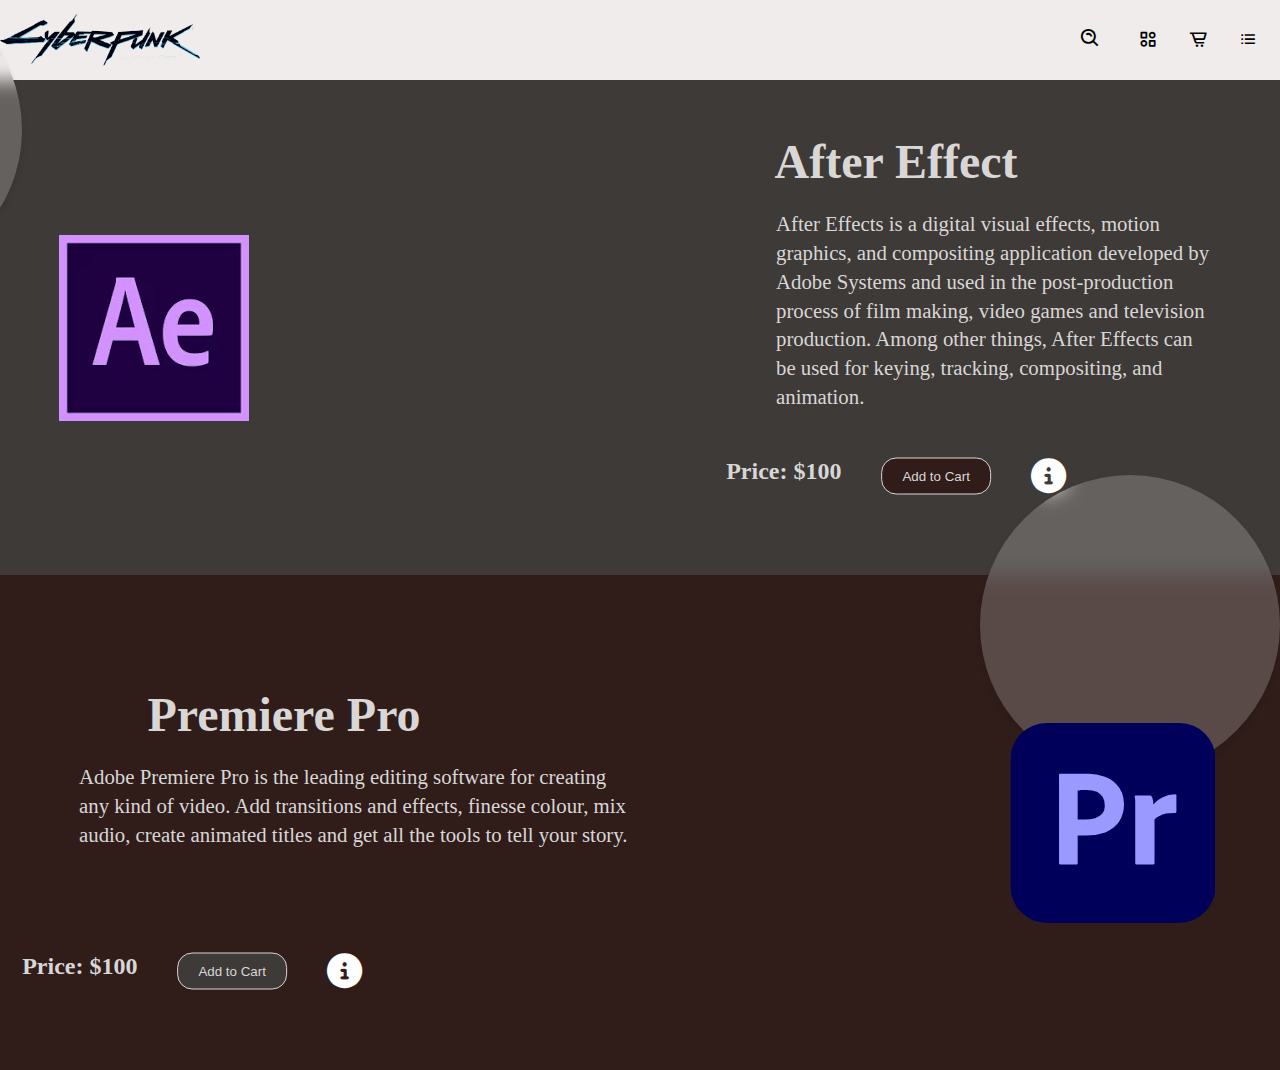
<file: index.html>
<!DOCTYPE html>
<html lang="en">
<head>
  <meta charset="UTF-8">
  <meta name="viewport" content="width=device-width, initial-scale=1.0">
  <link rel="stylesheet" href="style.css">
  <link href="https://unpkg.com/boxicons@2.1.4/css/boxicons.min.css" rel="stylesheet">
  <link rel="stylesheet" href="https://cdnjs.cloudflare.com/ajax/libs/font-awesome/6.7.2/css/all.min.css"
        integrity="sha512-Evv84Mr4kqVGRNSgIGL/F/aIDqQb7xQ2vcrdIwxfjThSH8CSR7PBEakCr51Ck+w+/U6swU2Im1vVX0SVk9ABhg=="
        crossorigin="anonymous" referrerpolicy="no-referrer" />
  <link rel="shortcut icon" href="./favicon.png" type="image/x-icon">
  <title>Cyberpunk</title>
</head>
<body>
<div class="main-container">
  <div class="head">
    <header>
        <img src="./logo-black.png" class="logo">
        <div id="grp">
          <ul id="nav">
              <li><a href="#"  class="bx bx-category-alt"></a></li>
              <li><a href="#" class="bx bx-cart-alt"></a></li>
              <li><a href="#" class="bx bx-list-ul"></a></li>
          </ul>
          <div id="srch">
              <span class="icon">
                  <i class="bx bx-search-alt srchbtn" style="color: rgb(0, 0, 0);"></i>
              </span>
          </div>
        </div>
        <div id="srchbx" >
          <input type="text" placeholder="search..." class="srchbx">
        </div>
    </header>
  </div>
  <div class="product-one">
    <div class="Circle"></div>
    <img src="./After-effect.webp" alt="" srcset="">
    
    <div class="product-Description">
      <h2>After Effect</h2>
      <p>After Effects is a digital visual effects, motion graphics, and compositing application developed by Adobe Systems and used in the post-production process of film making, video games and television production. Among other things, After Effects can be used for keying, tracking, compositing, and animation.</p>
    </div>
    <div class="product-Price">
      <h2>Price: $100</h2>
      <button class="btn">Add to Cart</button>
      <i class="fa-solid fa-circle-info"></i> 
    </div>
    <div class="line"></div>
    <div class="other-description">
      <h2>Twirl titles. Spin words. Roll credits.</h2>
      <p>Get text moving with animation. Start from scratch or use presets that make it simple — right inside the app.</p>
      <h2>Get animated.</h2>
      <p>Working with keyframes is one of the easiest ways to set anything in motion.</p>
      <h2>Drop audiences into the action.</h2>
      <p>Change a setting, add a moving object and make colour pop. Choose from hundreds of effects.</p>
    </div>
  </div>
  <div class="product-two">
    <div class="Circle-two"></div>
    <img src="./pr.svg" alt="" srcset="">
    <div class="product-Description">
      <h2>Premiere Pro</h2>
      <p>Adobe Premiere Pro is the leading editing software for creating any kind of video. Add transitions and effects, finesse colour, mix audio, create animated titles and get all the tools to tell your story.</p>
    </div>
    <div class="product-Price">
      <h2>Price: $100</h2>
      <button class="btn">Add to Cart</button>
      <i class="fa-solid fa-circle-info"></i> 
    </div>
    <div class="line" style="border: 3px solid #3E3A37;"></div>
    <div class="other-description-two">
      <h2>Get more precision and control with advanced editing tools.</h2>
      <p>Ripple and roll to find the perfect timing, stack footage for multi-camera sequences, customise animated titles and more. Or use AI for Text-Based Editing to easily refine, reorder and trim clips.</p>
      <h2>Speed up your workflow with AI features.</h2>
      <p>Spend less time on tedious tasks by using AI-powered features to automatically create transcripts and captions, clean up dialogue or match colours in different clips. Plus, use the new Adobe Firefly Video Model in Adobe Premiere Pro (beta) to easily extend clips.</p>
    </div>
  </div>
</div>
<script src="./scrip.js"></script>
</body>
</html>
</file>
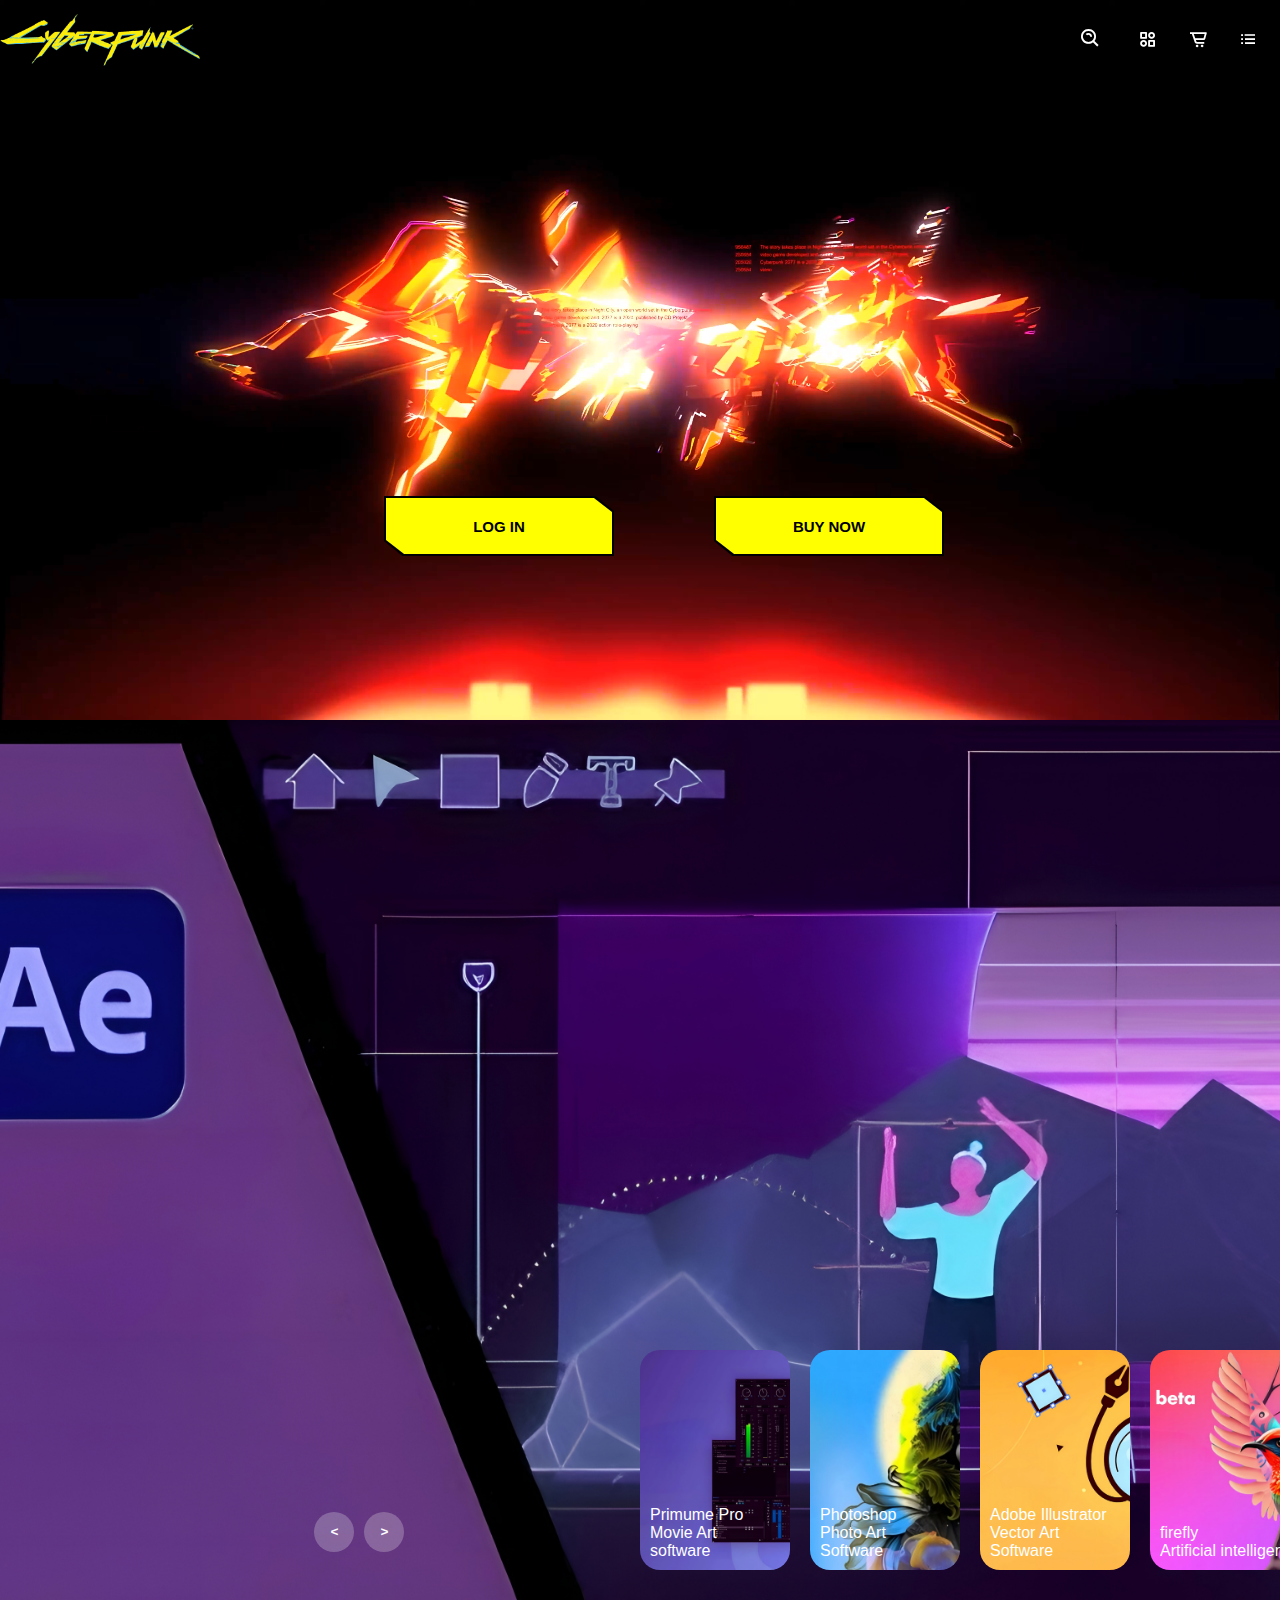
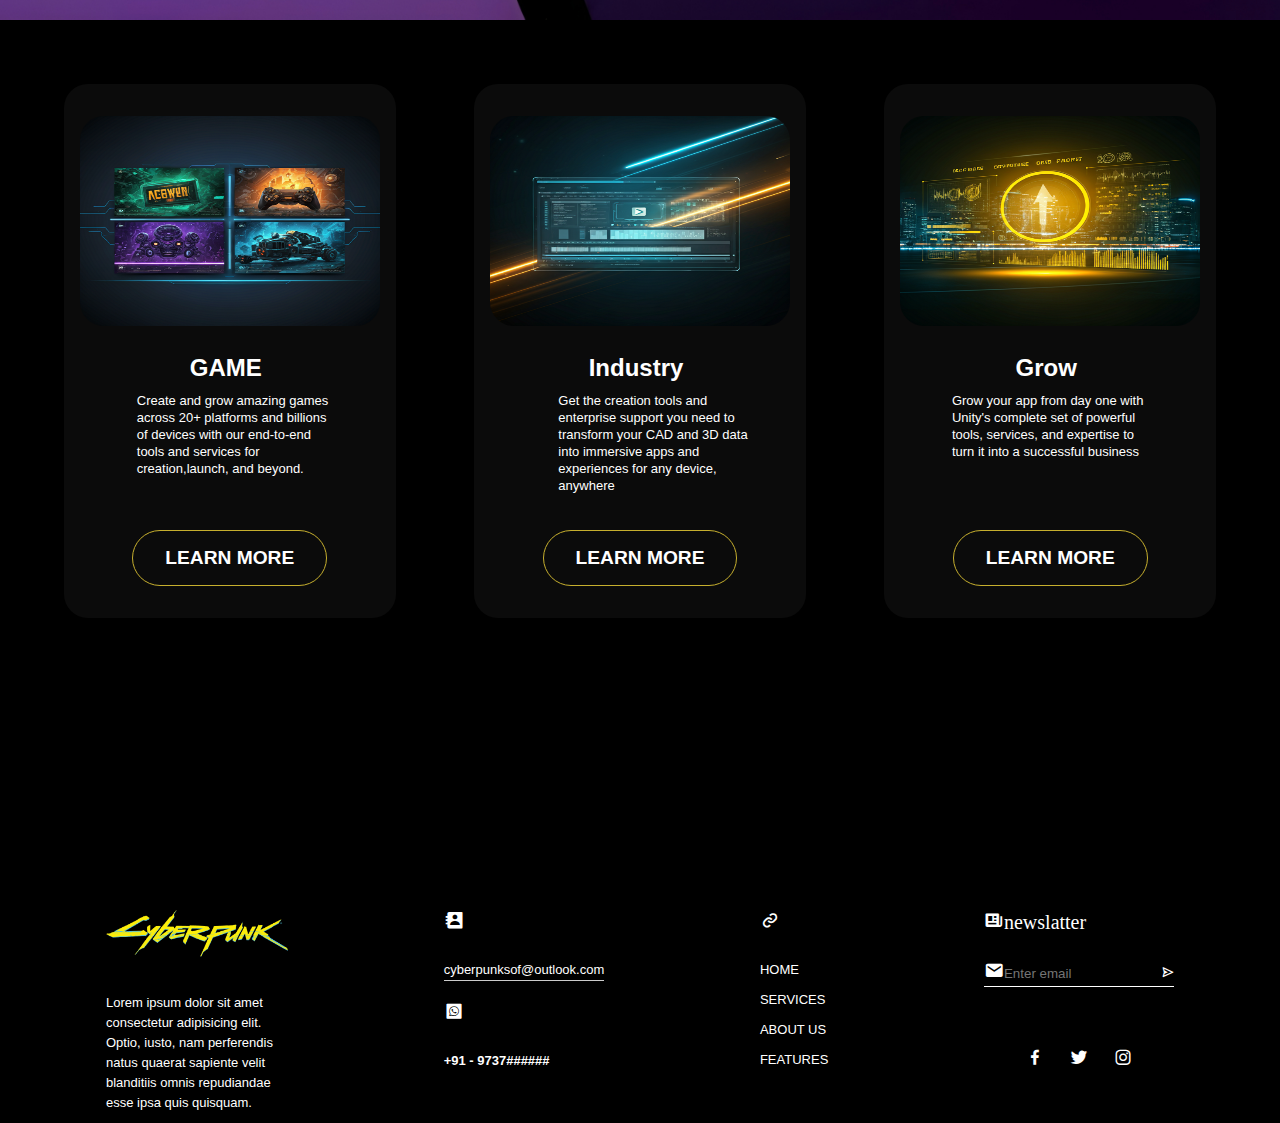
<file: newh.html>
<!DOCTYPE html>
<html lang="en">

<head>
    <meta charset="UTF-8">
    <meta name="viewport" content="width=device-width, initial-scale=1.0">
    <link rel="stylesheet" href="newh.css">
    <link href="https://unpkg.com/boxicons@2.1.4/css/boxicons.min.css" rel="stylesheet">
    <link rel="shortcut icon" href="./favicon.png" type="image/x-icon">
    <link rel="stylesheet" href="https://cdnjs.cloudflare.com/ajax/libs/font-awesome/6.7.2/css/all.min.css"
        integrity="sha512-Evv84Mr4kqVGRNSgIGL/F/aIDqQb7xQ2vcrdIwxfjThSH8CSR7PBEakCr51Ck+w+/U6swU2Im1vVX0SVk9ABhg=="
        crossorigin="anonymous" referrerpolicy="no-referrer" />
    <title>Cyberpunk</title>
</head>

<body>
    <div class="main-box">
        <div class="first-page">
            <div class="first-bg">
                <video src="./cyberpunk-2077-logo.3840x2160.mp4" loop autoplay muted height="700vh"
                    ></video>
            </div>
            <header>
                <img src="logo.png">
                <div id="grp">
                    <ul id="nav">
                        <li><a href="#"  class="bx bx-category-alt"></a></li>
                        <li><a href="#" class="bx bx-cart-alt"></a></li>
                        <li><a href="#" class="bx bx-list-ul"></a></li>
                    </ul>
                    <div id="srch">
                        <span class="icon">
                            <i class="bx bx-search-alt srchbtn" style="color: white;"></i>
                        </span>
                    </div>
                </div>
                <div id="srchbx" >
                    <input type="text" placeholder="search..." class="srchbx">
                </div>
            </header>
        </div>
        <div class="first-button">
            <a href="./login.html">
            <button id="hbtn">
                <span id="btn_con">Log in</span>
            </button>
        </a>
            <div class="button-secondbox">
               <a href="./index.html"> <button id="hbtn">
                    <span id="btn_con">Buy Now</span>
                </button>
            </a>
            </div>
        </div>
    </div>

    <!-- secondpage -->

    <!-- carousel -->
    <div class="carousel">
        <!-- list item -->
        <div class="list">
            <div class="item">
                <img src="Ae.jpg">
                <div class="content">
                    <div class="author">ADOBE</div>
                    <div class="title">After Effect</div>
                    <div class="topic">VFX</div>
                    <div class="des">
                        After Effect provides a short video editing tecnology where you can Add visual effects , Add 3D
                        models and many more.
                    </div>
                    <div class="buttons">
                        <button>SEE MORE</button>
                        <button>SUBSCRIBE</button>
                    </div>
                </div>
            </div>
            <div class="item">
                <img src="Pr.jpg">
                <div class="content">
                    <div class="author">ADOBE</div>
                    <div class="title">Primume Pro</div>
                    <div class="topic">Movie Editing</div>
                    <div class="des">
                        Lorem ipsum dolor, sit amet consectetur adipisicing elit. Ut sequi, rem magnam nesciunt minima
                        placeat, itaque eum neque officiis unde, eaque optio ratione aliquid assumenda facere ab et
                        quasi ducimus aut doloribus non numquam. Explicabo, laboriosam nisi reprehenderit tempora at
                        laborum natus unde. Ut, exercitationem eum aperiam illo illum laudantium?
                    </div>
                    <div class="buttons">
                        <button>SEE MORE</button>
                        <button>SUBSCRIBE</button>
                    </div>
                </div>
            </div>
            <div class="item">
                <img src="Ps.jpg">
                <div class="content">
                    <div class="author">ADOBE</div>
                    <div class="title">Photoshop</div>
                    <div class="topic">Photo Editing</div>
                    <div class="des">
                        Lorem ipsum dolor, sit amet consectetur adipisicing elit. Ut sequi, rem magnam nesciunt minima
                        placeat, itaque eum neque officiis unde, eaque optio ratione aliquid assumenda facere ab et
                        quasi ducimus aut doloribus non numquam. Explicabo, laboriosam nisi reprehenderit tempora at
                        laborum natus unde. Ut, exercitationem eum aperiam illo illum laudantium?
                    </div>
                    <div class="buttons">
                        <button>SEE MORE</button>
                        <button>SUBSCRIBE</button>
                    </div>
                </div>
            </div>
            <div class="item">
                <img src="Ai.jpg">
                <div class="content">
                    <div class="author">ADOBE</div>
                    <div class="title">Adobe Illustrator</div>
                    <div class="topic">Vector Art</div>
                    <div class="des">
                        Lorem ipsum dolor, sit amet consectetur adipisicing elit. Ut sequi, rem magnam nesciunt minima
                        placeat, itaque eum neque officiis unde, eaque optio ratione aliquid assumenda facere ab et
                        quasi ducimus aut doloribus non numquam. Explicabo, laboriosam nisi reprehenderit tempora at
                        laborum natus unde. Ut, exercitationem eum aperiam illo illum laudantium?
                    </div>
                    <div class="buttons">
                        <button>SEE MORE</button>
                        <button>SUBSCRIBE</button>
                    </div>
                </div>
            </div>
            <div class="item">
                <img src="firefly.jpg">
                <div class="content">
                    <div class="author">ADOBE</div>
                    <div class="title">Adobe firefly</div>
                    <div class="topic">Artificial intelligent</div>
                    <div class="des">
                        Lorem ipsum dolor, sit amet consectetur adipisicing elit. Ut sequi, rem magnam nesciunt minima
                        placeat, itaque eum neque officiis unde, eaque optio ratione aliquid assumenda facere ab et
                        quasi ducimus aut doloribus non numquam. Explicabo, laboriosam nisi reprehenderit tempora at
                        laborum natus unde. Ut, exercitationem eum aperiam illo illum laudantium?
                    </div>
                    <div class="buttons">
                        <button>SEE MORE</button>
                        <button>SUBSCRIBE</button>
                    </div>
                </div>
            </div>
            <div class="item">
                <img src="Lr.jpg">
                <div class="content">
                    <div class="author">ADOBE</div>
                    <div class="title">Lightroom</div>
                    <div class="topic">color Art</div>
                    <div class="des">
                        Lorem ipsum dolor, sit amet consectetur adipisicing elit. Ut sequi, rem magnam nesciunt minima
                        placeat, itaque eum neque officiis unde, eaque optio ratione aliquid assumenda facere ab et
                        quasi ducimus aut doloribus non numquam. Explicabo, laboriosam nisi reprehenderit tempora at
                        laborum natus unde. Ut, exercitationem eum aperiam illo illum laudantium?
                    </div>
                    <div class="buttons">
                        <button>SEE MORE</button>
                        <button>SUBSCRIBE</button>
                    </div>
                </div>
            </div>
            <div class="item">
                <img src="xd.jpg">
                <div class="content">
                    <div class="author">ADOBE</div>
                    <div class="title">design</div>
                    <div class="topic">Vector design</div>
                    <div class="des">
                        Lorem ipsum dolor, sit amet consectetur adipisicing elit. Ut sequi, rem magnam nesciunt minima
                        placeat, itaque eum neque officiis unde, eaque optio ratione aliquid assumenda facere ab et
                        quasi ducimus aut doloribus non numquam. Explicabo, laboriosam nisi reprehenderit tempora at
                        laborum natus unde. Ut, exercitationem eum aperiam illo illum laudantium?
                    </div>
                    <div class="buttons">
                        <button>SEE MORE</button>
                        <button>SUBSCRIBE</button>
                    </div>
                </div>
            </div>
        </div>
        <!-- list thumnail -->
        <div class="thumbnail">
            <div class="item">
                <img src="Ae.jpg">
                <div class="content">
                    <div class="title">
                        After Effect
                    </div>
                    <div class="description">
                        VFX Art Software
                    </div>
                </div>
            </div>
            <div class="item">
                <img src="Pr.jpg">
                <div class="content">
                    <div class="title">
                        Primume Pro
                    </div>
                    <div class="description">
                        Movie Art software
                    </div>
                </div>
            </div>
            <div class="item">
                <img src="Ps.jpg">
                <div class="content">
                    <div class="title">
                        Photoshop
                    </div>
                    <div class="description">
                        Photo Art Software
                    </div>
                </div>
            </div>
            <div class="item">
                <img src="Ai.jpg">
                <div class="content">
                    <div class="title">
                        Adobe Illustrator
                    </div>
                    <div class="description">
                        Vector Art Software
                    </div>
                </div>
            </div>
            <div class="item">
                <img src="firefly.jpg">
                <div class="content">
                    <div class="title">
                        firefly
                    </div>
                    <div class="description">
                        Artificial intelligent
                    </div>
                </div>
            </div>
            <div class="item">
                <img src="Lr.jpg">
                <div class="content">
                    <div class="title">
                        Lightroom
                    </div>
                    <div class="description">
                        color Software
                    </div>
                </div>
            </div>
            <div class="item">
                <img src="xd.jpg">
                <div class="content">
                    <div class="title">
                        Adobe Xd
                    </div>
                    <div class="description">
                        Vector design Software
                    </div>
                </div>
            </div>
        </div>
        <!-- next prev -->

        <div class="arrows">
            <button id="prev">
                <
            </button>
                    <button id="next">></button>
        </div>
        <!-- time running -->
        <div class="time"></div>
    </div>

    <!-- thirdpage -->
    <div class="third-page">
        <div class="third-mainContaner">
            <div class="third-Container">
                <div class="third-img">
                    <img src="./one page.png" alt="">
                </div>
                <div class="third-info">
                    <h2>GAME</h2>
                    <p>Create and grow amazing games across 20+ platforms and billions of devices with our end-to-end
                        tools and services for creation,launch, and beyond.</p>
                </div>
                <input type="button" value="LEARN MORE">
            </div>
            <div class="third-Container">
                <div class="third-img">
                    <img src="./one page 2.png" alt="">
                </div>
                <div class="third-info">
                    <h2>Industry</h2>
                    <p>Get the creation tools and enterprise support you need to transform your CAD and 3D data into
                        immersive apps and experiences for any device, anywhere</p>
                </div>
                <input type="button" value="LEARN MORE">
            </div>
            <div class="third-Container">
                <div class="third-img">
                    <img src="./one page 3.png" alt="">
                </div>
                <div class="third-info">
                    <h2>Grow</h2>
                    <p>Grow your app from day one with Unity's complete set of powerful tools, services, and expertise
                        to turn it into a successful business</p>
                </div>
                <input type="button" value="LEARN MORE">
            </div>
        </div>
    </div>

    <!-- fourthpage -->

    <div class="fourpg"></div>
    <footer>
        <div id="row">
            <div class="col">
                <img src="logo.png" id="footerlogo">
                <p>Lorem ipsum dolor sit amet consectetur adipisicing elit. Optio, iusto, nam perferendis natus quaerat
                    sapiente velit blanditiis omnis repudiandae esse ipsa quis quisquam.</p>
            </div>
            <div class="col">
                <i class="bx bxs-contact"></i>
                <p id="emailid">cyberpunksof@outlook.com</p>
                <i class="bx bxl-whatsapp-square"></i>
                <h4>+91 - 9737######</h4>
            </div>
            <div class="col">
                <i class="bx bx-link"></i>
                <ul>
                    <li><a href="">HOME</a></li>
                    <li><a href="">SERVICES</a></li>
                    <li><a href="">ABOUT US</a></li>
                    <li><a href="">FEATURES</a></li>
                </ul>
            </div>
            <div class="col">
                <i class="bx bxs-news">newslatter</i>
                <form>
                    <i class="bx bxs-envelope"></i>
                    <input type="email" placeholder="Enter email" required>
                    <button class="bx bx-send"></button>
                </form>
                <div id="soicon">
                    <i class="bx bxl-facebook"></i>
                    <i class="bx bxl-twitter"></i>
                    <i class="bx bxl-instagram"></i>
                </div>
            </div>
        </div>
    </footer>
    </div>
    <script>
        //step 1: get DOM
        let nextDom = document.getElementById('next');
        let prevDom = document.getElementById('prev');

        let carouselDom = document.querySelector('.carousel');
        let SliderDom = carouselDom.querySelector('.carousel .list');
        let thumbnailBorderDom = document.querySelector('.carousel .thumbnail');
        let thumbnailItemsDom = thumbnailBorderDom.querySelectorAll('.item');
        let timeDom = document.querySelector('.carousel .time');

        thumbnailBorderDom.appendChild(thumbnailItemsDom[0]);
        let timeRunning = 3000;
        let timeAutoNext = 7000;

        nextDom.onclick = function () {
            showSlider('next');
        }

        prevDom.onclick = function () {
            showSlider('prev');
        }
        let runTimeOut;
        let runNextAuto = setTimeout(() => {
            next.click();
        }, timeAutoNext)
        function showSlider(type) {
            let SliderItemsDom = SliderDom.querySelectorAll('.carousel .list .item');
            let thumbnailItemsDom = document.querySelectorAll('.carousel .thumbnail .item');

            if (type === 'next') {
                SliderDom.appendChild(SliderItemsDom[0]);
                thumbnailBorderDom.appendChild(thumbnailItemsDom[0]);
                carouselDom.classList.add('next');
            } else {
                SliderDom.prepend(SliderItemsDom[SliderItemsDom.length - 1]);
                thumbnailBorderDom.prepend(thumbnailItemsDom[thumbnailItemsDom.length - 1]);
                carouselDom.classList.add('prev');
            }
            clearTimeout(runTimeOut);
            runTimeOut = setTimeout(() => {
                carouselDom.classList.remove('next');
                carouselDom.classList.remove('prev');
            }, timeRunning);

            clearTimeout(runNextAuto);
            runNextAuto = setTimeout(() => {
                next.click();
            }, timeAutoNext)
        }
        </script>
    <script src="newh.js"></script>
</body>

</html>
</file>
<file: style.css>
@import url(https://fonts.google.com);
*{
    margin: 0;
    padding: 0;
}
body{

    overflow-x:hidden;
}
.head{
    background-color:#EFECEB;
    height:80px;
}
header{
    position: absolute;
    top: 0;
    left: 0;
    width: 100%;
    background: transparent;
    height: 80px;
    display: flex;
    justify-content: space-between;
    align-items: center;
}
header img{
    width: 200px;
}
#grp{
    display: flex;
    align-items: center;

}
.first-button {
    position: absolute;
    display: flex;
    gap: 100PX;
    top: 31em;
    left: 30%;
}
header ul{
    position: relative;
    display: flex;
    gap: 30px;
}
header ul li{
    list-style: none;
}
header ul li a{
    position: relative;
    text-decoration: none;
    font-size: 20px;
    color: rgb(0, 0, 0);
}
header #srch{
    position: relative;
    display: flex;
    justify-content: center;
    align-items: center;
    font-size: 1.4em;
    z-index: 10;
    cursor: pointer;
    right: 8em;
}
#srchbx{
    position: absolute;
    right: 13%;
    height: 100%;
    width: 450px;
    display: flex;
    background: transparent;
    align-items: center;
    padding: 0 30px ;
    transition: 0.5s ease-in-out;
    color: rgb(0, 0, 0);
}
.srchbx{
    width: 100%;
    border: none;
    /* position: absolute; */
    visibility: hidden;
    /* left: 500px; */
    outline: none;
    height: 50px;
    font-size: 20px;
    background:transparent;
    /* color: #ffffff; */
    /* border-bottom: 1px solid rgb(255, 255, 255); */

}
.youtube{
    width: 100%;
    border: none;
    position: absolute;
    outline: none;
    height: 50px;
    font-size: 20px;
    background:transparent;
    color: #000000;
    border-bottom: 1px solid rgb(59, 59, 59);
    transition: 6s ease-in;
 }

                          /* product one */
.product-one{
    position: relative;
    background-color: #3E3A37;
    height: 55vh;
}
.line{
    position: absolute;
    top: 50%;
    left: 40%;
    border: 3px solid #301D1A;
    rotate: 90deg;
    width: 0;
    /* height: 0; */
    transition: width 0.5s ease;
    visibility: hidden;
    
}
.line.show {
    visibility: visible;
    width:400px; /* Adjust the height as needed */
  }
.product-one img{
    position: absolute;
    top: 50%;
    left: 12%;
    transform: translate(-50%, -50%);
    z-index: 1;
}
.product-Description{
    position: absolute;
    top: 37%;
    left: 50%;
    transform: translate(-10%, -50%);
    z-index: 1;
    color: #D9D6D6;
    text-align: center;
}
.product-Description h2{
    font-size: 3rem;
    line-height: 6rem;
}
.product-Description p{
    text-align: left;
    margin-left: 200px;
    line-height: 1.8rem;
    font-size: 1.3rem;
}
.product-Price{
    position: absolute;
    display: flex;
    gap: 40px;
    top: 80%;
    left: 70%;
    transform: translate(-50%, -50%);
    z-index: 1;
    color: #D9D6D6;
    text-align: center;
}
.product-Price .btn{
    background-color: #301D1A;
    color: #D9D6D6;
    padding: 10px 20px;
    border-radius: 15px;
    outline: none;
    border: 1px solid #D9D6D6;
}
.product-Price i{
    color: #ffff;
    font-size: 2.2rem;
}
.Circle{
    position: absolute;
    top: 10%;
    left: -10%;
    transform: translate(-50%, -50%);
    width: 300px;
    height: 300px;
    border-radius: 50%;
    background: rgba(255, 255, 255, 0.2);
    backdrop-filter: blur(10px);
    box-shadow: 0 4px 6px rgba(0, 0, 0, 0.1);
    z-index: 1;
}  
.other-description{
    color:#D9D6D6;
    position: absolute;
    top: 15%;
    left: 27%;
    width: 400px;
    visibility: hidden;
}
.other-description.show {
   visibility: visible; /* Show when the 'show' class is added */
  } 
.other-description h2{
    font-size: 1.5rem;
    font-weight: 800;
    line-height: 2.5rem;
}                    
                        /* product two  */
.product-two{
    position: relative;
    background-color: #301D1A;
    height: 55vh;
}
.product-two .product-Price{
    position: absolute;
    display: flex;
    gap: 40px;
    top: 80%;
    left: 15%;
}
.product-two .product-Description{
    position: absolute;
    top: 37%;
    left: 0%;
    transform: translate(-10%, -50%);
}
.product-two .product-Description p{
    width: 560px;
    margin-left: 150px;
    
}
.product-two .product-Description h2{
    /* position: absolute;
    left: 0; */
    margin-right:0px;
}
.product-two img{
    position: absolute;
    top: 50%;
    right: -3%;
    width: auto;
    height: 200px;
    transform: translate(-50%, -50%);
    z-index: 1;
}
.product-two .product-Price .btn{
    background-color: #3E3A37;
}
.Circle-two{
    position: absolute;
    top: 10%;
    right: -150px;
    transform: translate(-50%, -50%);
    width: 300px;
    height: 300px;
    border-radius: 50%;
    background: rgba(255, 255, 255, 0.2);
    backdrop-filter: blur(10px);
    box-shadow: 0 4px 6px rgba(0, 0, 0, 0.1);
    z-index: 1;
}
.other-description-two{
    color:#D9D6D6;
    position: absolute;
    top: 15%;
    left: 55%;
    width: 400px;
    visibility: hidden;
}
.other-description-two.show {
   visibility: visible; /* Show when the 'show' class is added */
  } 
.other-description-two h2{
    font-size: 1.5rem;
    font-weight: 800;
    line-height: 2.5rem;
}

/* Text Animation */
@keyframes textFadeIn {
    0% { opacity: 0; transform: translateY(20px); }
    100% { opacity: 1; transform: translateY(0); }
  }
  
  .product-Description h2, .product-Description p{
    animation: textFadeIn 2.5s ease-in-out;
  }

.other-description,
.other-description-two {
  display: none; /* Hide by default */
}

.other-description.show ,
.other-description-two.show {
  display: block; /* Show when the 'show' class is added */
}

.other-description.show h2,
.other-description.show p,
.other-description-two h2,
.other-description-two p {
  animation: textFadeIn 2s ease-in-out;
}
  /* Button Animation */
  @keyframes buttonBounce {
    0%, 20%, 50%, 80%, 100% { transform: translateY(0); }
    40% { transform: translateY(-10px); }
    60% { transform: translateY(-5px); }
  }
  
  .product-Price .btn {
    animation: buttonBounce 2s infinite;
  }
  /* Circle Animation */
@keyframes circlePulse {
    0% { transform: scale(1); }
    50% { transform: scale(1.1); }
    100% { transform: scale(1); }
  }
  
  .Circle, .Circle-two {
    animation: circlePulse 2s infinite;
  }
</file>
<file: newh.css>
@import url(https://fonts.google.com);
* {
    margin: 0;
    padding: 0;
    font-family: sans-serif;
}
video {
    position: relative;
    display: flex;
    width: 100%;
    top: 0;
    left: 0;
    height: 100%;
}
body{
    overflow-x: hidden;
}

header{
    position: absolute;
    top: 0;
    left: 0;
    width: 100%;
    background: transparent;
    height: 80px;
    display: flex;
    justify-content: space-between;
    align-items: center;
}
header img{
    width: 200px;
}
#grp{
    display: flex;
    align-items: center;

}
.first-button {
    position: absolute;
    display: flex;
    gap: 100PX;
    top: 31em;
    left: 30%;
}
header ul{
    position: relative;
    display: flex;
    gap: 30px;
}
header ul li{
    list-style: none;
}
header ul li a{
    position: relative;
    text-decoration: none;
    font-size: 20px;
    color: rgb(255, 255, 255);
}
header #srch{
    position: relative;
    display: flex;
    justify-content: center;
    align-items: center;
    font-size: 1.4em;
    z-index: 10;
    cursor: pointer;
    right: 8em;
}
#srchbx{
    position: absolute;
    right: 11%;
    height: 100%;
    width: 450px;
    display: flex;
    background: transparent;
    align-items: center;
    padding: 0 30px ;
    transition: 0.5s ease-in-out;
    color: white;
}
.srchbx{
    width: 100%;
    border: none;
    /* position: absolute; */
    visibility: hidden;
    /* left: 500px; */
    outline: none;
    height: 50px;
    font-size: 20px;
    background:transparent;
    /* color: #ffffff; */
    /* border-bottom: 1px solid rgb(255, 255, 255); */

}
.youtube{
    width: 100%;
    border: none;
    position: absolute;
    outline: none;
    height: 50px;
    font-size: 20px;
    background:transparent;
    color: #ffffff;
    border-bottom: 1px solid rgb(255, 255, 255);
    transition: 6s ease-in;
 }

:root {
    --yellow-color: #fcee09; 
    --red-color: #ff003c;
    --black-color: #050a0e;
    --blue-color: #00f0ff;
  }
  
  #hbtn {
    width: 230px;
    height: 60px; 
    border: 0;
    outline: none;
    background-color: black;
    cursor: pointer;
    position: relative;
    font-family: Bona Nova SC;
    font-size: .85rem;
    text-transform: uppercase;
    color: black;
    clip-path: polygon(92% 0, 100% 25%, 100% 100%, 8% 100%, 0% 75%, 0 0);
  }
  
  #btn_con {
    display: flex;
    align-items: center;
    justify-content: center;
    position: absolute;
    top: 2px;
    left: 2px;
    right: 2px;
    bottom: 2px;
    font-weight: 550;
    font-size: 15px;
    background-color: yellow;
    clip-path: polygon(92% 0, 100% 25%, 100% 100%, 8% 100%, 0% 75%, 0 0);
  }
  



/**second page*/





.carousel{
    height: 100vh;
    width: auto;
    overflow: hidden;
    position: relative;
}
.carousel .list .item{
    width: 100%;
    height: 100%;
    position: absolute;
    inset: 0 0 0 0;
}
.carousel .list .item img{
    width: 100%;
    height: 100%;
    object-fit: cover;
}
.carousel .list .item .content{
    position: absolute;
    top: 30%;
    width: 1140px;
    max-width: 60%;
    left: 30%;
    transform: translateX(-30%);
    padding-right: 30%;
    box-sizing: border-box;
    color: #fff;
    text-shadow: 0 5px 10px #0004;
}
.carousel .list .item .author{
    font-weight: bold;
    letter-spacing: 10px;
}
.carousel .list .item .title,
.carousel .list .item .topic{
    font-size: 2em;
    font-weight: bold;
    line-height: 1.3em;
}
.carousel .list .item .topic{
    color: #f1683a;
}
.carousel .list .item .buttons{
    display: grid;
    grid-template-columns: repeat(2, 130px);
    grid-template-rows: 40px;
    gap: 5px;
    margin-top: 20px;
}
.carousel .list .item .buttons button{
    border: none;
    background-color: #eee;
    letter-spacing: 3px;
    font-family: Poppins;
    font-weight: 500;
} 
.carousel .list .item .buttons button:nth-child(2){
    background-color: transparent;
    border: 1px solid #fff;
    color: #eee;
}
/* thumbail */
.thumbnail{
    position: absolute;
    bottom: 50px;
    left: 50%;
    width: max-content;
    z-index: 100;
    display: flex;
    gap: 20px;
}
.thumbnail .item{
    width: 150px;
    height: 220px;
    flex-shrink: 0;
    position: relative;
}
.thumbnail .item img{
    width: 100%;
    height: 100%;
    object-fit: cover;
    border-radius: 20px;
}
.thumbnail .item .content{
    color: #fff;
    position: absolute;
    bottom: 10px;
    left: 10px;
    right: 10px;
}
.thumbnail .item .content .title{
    font-weight: 500;
}
.thumbnail .item .content .description{
    font-weight: 300;
}
/* arrows */
.arrows{
    position: absolute;
    top: 88%;
    right: 52%;
    z-index: 100;
    width: 300px;
    max-width: 30%;
    display: flex;
    gap: 10px;
    align-items: center;
}
.arrows button{
    width: 40px;
    height: 40px;
    border-radius: 50%;
    background-color: #eee4;
    border: none;
    color: #fff;
    font-family: monospace;
    font-weight: bold;
    transition: .5s;
}
.arrows button:hover{
    background-color: #fff;
    color: #000;
}

/* animation */
.carousel .list .item:nth-child(1){
    z-index: 1;
}

/* animation text in first item */

.carousel .list .item:nth-child(1) .content .author,
.carousel .list .item:nth-child(1) .content .title,
.carousel .list .item:nth-child(1) .content .topic,
.carousel .list .item:nth-child(1) .content .des,
.carousel .list .item:nth-child(1) .content .buttons
{
    transform: translateY(50px);
    filter: blur(20px);
    opacity: 0;
    animation: showContent .5s 1s linear 1 forwards;
}
@keyframes showContent{
    to{
        transform: translateY(0px);
        filter: blur(0px);
        opacity: 1;
    }
}
.carousel .list .item:nth-child(1) .content .title{
    animation-delay: 1.2s!important;
}
.carousel .list .item:nth-child(1) .content .topic{
    animation-delay: 1.4s!important;
}
.carousel .list .item:nth-child(1) .content .des{
    animation-delay: 1.6s!important;
}
.carousel .list .item:nth-child(1) .content .buttons{
    animation-delay: 1.8s!important;
}
/* create animation when next click */
.carousel.next .list .item:nth-child(1) img{
    width: 150px;
    height: 220px;
    position: absolute;
    bottom: 50px;
    left: 50%;
    border-radius: 30px;
    animation: showImage .5s linear 1 forwards;
}
@keyframes showImage{
    to{
        bottom: 0;
        left: 0;
        width: 100%;
        height: 100%;
        border-radius: 0;
    }
}

.carousel.next .thumbnail .item:nth-last-child(1){
    overflow: hidden;
    animation: showThumbnail .5s linear 1 forwards;
}
.carousel.prev .list .item img{
    z-index: 100;
}
@keyframes showThumbnail{
    from{
        width: 0;
        opacity: 0;
    }
}
.carousel.next .thumbnail{
    animation: effectNext .5s linear 1 forwards;
}

@keyframes effectNext{
    from{
        transform: translateX(150px);
    }
}

/* running time */

.carousel .time{
    position: absolute;
    z-index: 1000;
    width: 0%;
    height: 3px;
    background-color: #f1683a;
    left: 0;
    top: 0;
}

.carousel.next .time,
.carousel.prev .time{
    animation: runningTime 3s linear 1 forwards;
}
@keyframes runningTime{
    from{ width: 100%}
    to{width: 0}
}


/* prev click */

.carousel.prev .list .item:nth-child(2){
    z-index: 2;
}

.carousel.prev .list .item:nth-child(2) img{
    animation: outFrame 0.5s linear 1 forwards;
    position: absolute;
    bottom: 0;
    left: 0;
}
@keyframes outFrame{
    to{
        width: 150px;
        height: 220px;
        bottom: 50px;
        left: 50%;
        border-radius: 20px;
    }
}

.carousel.prev .thumbnail .item:nth-child(1){
    overflow: hidden;
    opacity: 0;
    animation: showThumbnail .5s linear 1 forwards;
}
.carousel.next .arrows button,
.carousel.prev .arrows button{
    pointer-events: none;
}
.carousel.prev .list .item:nth-child(2) .content .author,
.carousel.prev .list .item:nth-child(2) .content .title,
.carousel.prev .list .item:nth-child(2) .content .topic,
.carousel.prev .list .item:nth-child(2) .content .des,
.carousel.prev .list .item:nth-child(2) .content .buttons
{
    animation: contentOut 1.5s linear 1 forwards!important;
}

@keyframes contentOut{
    to{
        transform: translateY(-150px);
        filter: blur(20px);
        opacity: 0;
    }
}
@media screen and (max-width: 678px) {
    .carousel .list .item .content{
        padding-right: 0;
    }
    .carousel .list .item .content .title{
        font-size: 30px;
    }
}




/*third page*/




.third-page{
    height: 80vh;
   object-fit: cover;
    color: white;
    padding: 5rem 4rem;
    background-color: black;
}
.third-mainContaner{
    display: flex;
    justify-content: space-between;
    margin-top: -1rem; 
}
.third-mainContaner .third-Container{
    padding: 2rem 1rem;
    background-color: #1111119f;
    width: 26%;
    display: flex;
    flex-direction: column;
    align-items: center;
    gap: 1.5rem;
    border-radius: 1.5rem;
}
.third-mainContaner .third-img img{
    height: 210px;
    width: 300px;
    border-radius: 1.5rem;
}
.third-mainContaner .third-info{
    display: flex;
    gap: 3rem;
    padding: 0 2rem;
    height: 120px;
}
.third-mainContaner .third-info p{
    position: relative;
    width: 194px;
    right: 56px;
    font-size: 13px;
    font-weight: 400;
    top: 38px;
    line-height: 17px;
}
.third-mainContaner .third-info h2{
    position: relative;
    right: -117px;
}
.third-mainContaner input {
    margin-top: 2rem;
    padding: 1rem 2rem;
    font-size: 1.2rem;
    font-weight: 700;
    border-radius: 2rem;
    color: white;
    border: 1px solid #c6af2e;
    background: transparent;
    transition: background-color 0.3s ease, transform 0.3s ease, box-shadow 0.3s ease, color 0.3s ease, filter 0.3s ease;
}

.third-mainContaner input:hover {
    background-color: #c6af2e;
    transform: scale(1.05);
    box-shadow: 0 0 5px #c6af2e;
    color: #fff;
}

@keyframes scaleRotateEffect {
    0% {
        transform: scale(1.1) rotate(-5deg);
        box-shadow: 0 0 10px #111;
    }
    50% {
        transform: scale(1.2) rotate(5deg);
        box-shadow: 0 0 15px #d3c366;
    }
    100% {
        transform: scale(1.1) rotate(-5deg);
        box-shadow: 0 0 10px #d3c366;
    }
}




/* fourthpage */
.fourpg{
    background: #000;
}
footer{
    width: auto;
    position: relative;
    bottom: 0;
    background: #000;
    color: white;
    font-size: 13px;
    line-height: 20px;
}
#row{
    width: 85%;
    margin: auto;
    display: flex;
    flex-wrap: wrap;
    align-items: flex-start;
    justify-content:space-between;
}
.col{
    flex-basis: 30px;
    padding: 10px;
}
#footerlogo{
    width: 14em;
    margin-bottom: 30px;
}
.col h3{
    width: fit-content;
    margin-bottom: 10px;
    position: relative;
}
#emailid{
    width: fit-content;
    border-bottom: 1px solid #ccc;
    margin-bottom: 20px;
}
.col ul li{
    list-style: none;
    margin-bottom: 10px;
} 
.col ul li a{
    text-decoration: none;
    color: white;

}
.col i{
    font-size: 20px;
    margin-bottom: 30px;
}
.col form i{
    margin-bottom: 6px;
}
form{
    display: flex;
    align-items: center;
    justify-content: space-between;
    border-bottom: 1px solid white;
    width: 190px;
    
}
form input{
    width: 100%;
    background: transparent;
    color: #ffffff;
    border: 0;
    outline: none;
}
.col form button{
    background: transparent;
    border: none;
    color: white;
    cursor: pointer;
}
#soicon{
    margin-top: 50px;
    text-align: center;
}
#soicon i{
    padding: 10px;
}
</file>
